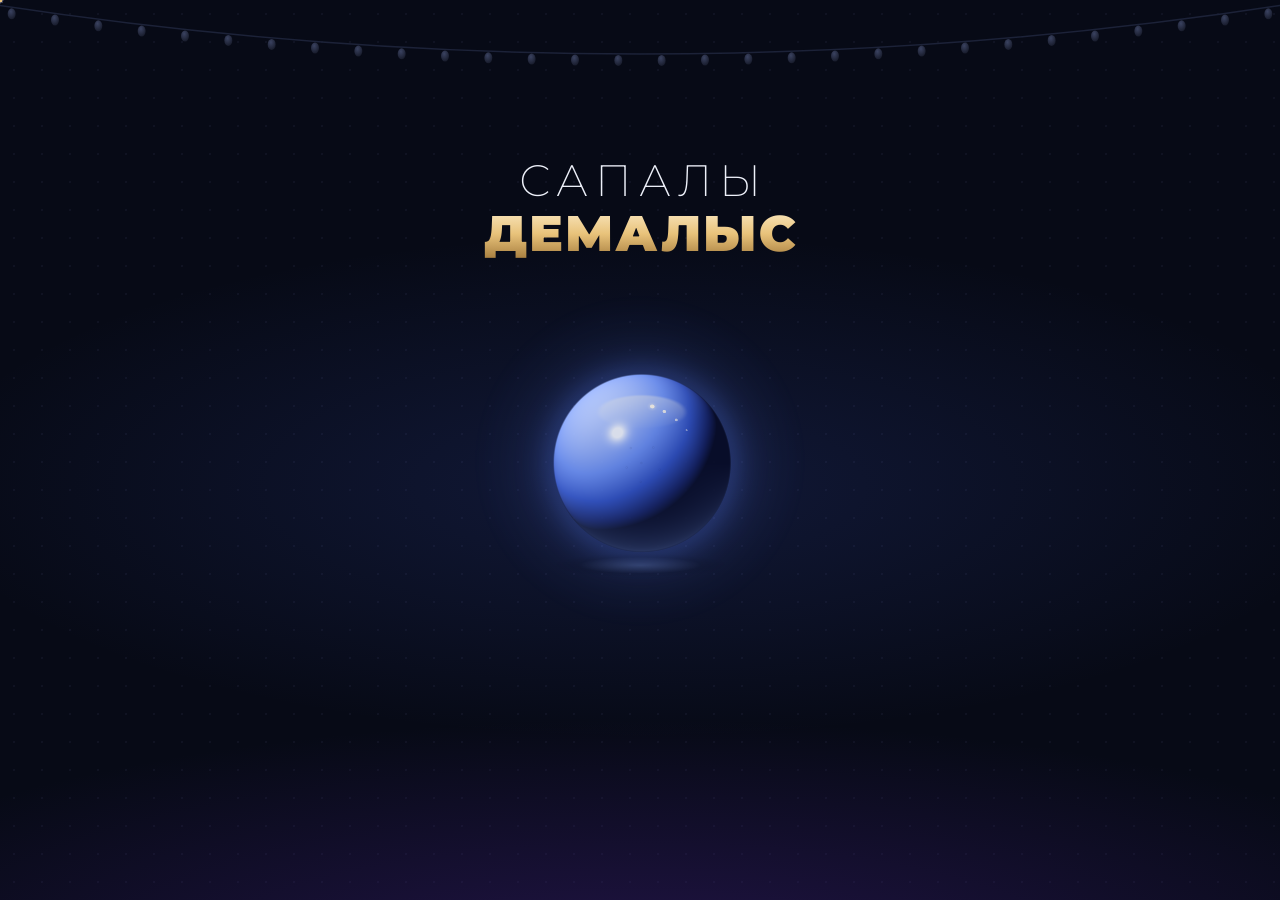
<file: index.html>
<!doctype html>
<html lang="kk" data-palette="midnight">
<head>
  <meta charset="utf-8">
  <meta name="viewport" content="width=device-width, initial-scale=1, viewport-fit=cover, interactive-widget=resizes-content">
  <title>Сапа · Тимбилдинг 28.11</title>
  <meta name="description" content="Сапа командасының тимбилдингіне шақыру. Кодты тап та, шақыруды аш!">
  <meta name="theme-color" content="#070a16">

  <meta property="og:type" content="website">
  <meta property="og:site_name" content="Сапа">
  <meta property="og:title" content="Сапа · Тимбилдинг 28.11">
  <meta property="og:description" content="Кодты тап та, шақыруды аш 🔐">
  <meta property="og:url" content="https://dan1eloff.github.io/sapa-teambuilding/">
  <meta property="og:image" content="https://dan1eloff.github.io/sapa-teambuilding/assets/og.jpg?v=3">
  <meta property="og:image:width" content="1200">
  <meta property="og:image:height" content="630">
  <meta name="twitter:card" content="summary_large_image">

  <link rel="icon" href="assets/favicon.svg" type="image/svg+xml">
  <link rel="apple-touch-icon" href="assets/apple-touch-icon.png">

  <link rel="preconnect" href="https://fonts.googleapis.com">
  <link rel="preconnect" href="https://fonts.gstatic.com" crossorigin>
  <link href="https://fonts.googleapis.com/css2?family=Caveat:wght@500;700&family=Inter:wght@400;500;600;700&family=Montserrat:wght@200;300;400;500;600;700;800;900&family=Tilt+Neon&display=swap" rel="stylesheet">
  <script>
    // Палитра из ссылки: ?palette=whisky|emerald|midnight|wine|noir (по умолчанию — midnight)
    (function () {
      var all = ['whisky', 'emerald', 'midnight', 'wine', 'noir'];
      var p = new URLSearchParams(location.search).get('palette');
      document.documentElement.setAttribute('data-palette', all.indexOf(p) > -1 ? p : 'midnight');
    })();
  </script>
  <link rel="stylesheet" href="css/palettes.css">
  <link rel="stylesheet" href="css/style.css">
</head>
<body class="stage-intro">

  <svg width="0" height="0" style="position:absolute" aria-hidden="true">
    <defs>
      <radialGradient id="g-off" cx=".4" cy=".3" r=".7">
        <stop offset="0" style="stop-color:var(--bulb-off-1)"/>
        <stop offset="1" style="stop-color:var(--bulb-off-2)"/>
      </radialGradient>
      <radialGradient id="g-on" cx=".5" cy=".38" r=".62">
        <stop offset="0" style="stop-color:var(--bulb-hi)"/>
        <stop offset=".22" style="stop-color:var(--bulb-hi)"/>
        <stop offset=".45" style="stop-color:var(--bulb-mid)"/>
        <stop offset="1" style="stop-color:var(--bulb-lo)"/>
      </radialGradient>
      <radialGradient id="g-halo">
        <stop offset="0" style="stop-color:var(--halo);stop-opacity:.55"/>
        <stop offset=".45" style="stop-color:var(--halo);stop-opacity:.18"/>
        <stop offset="1" style="stop-color:var(--halo);stop-opacity:0"/>
      </radialGradient>
    </defs>
  </svg>

  <!-- Фон -->
  <div class="bg" aria-hidden="true"></div>
  <div class="edge edge-top" id="edgeTop" aria-hidden="true"></div>
  <div class="edge edge-bottom" aria-hidden="true"></div>
  <svg class="garland" id="garland" data-state="off" aria-hidden="true"></svg>
  <!-- Вывеска на верёвках: при прокрутке поднимается под гирлянду и уменьшается -->
  <div class="hang" id="hang" aria-hidden="true">
    <svg class="ropes" id="ropes">
      <path class="r-base" id="ropeL"/><path class="r-twist" id="ropeL2"/>
      <path class="r-base" id="ropeR"/><path class="r-twist" id="ropeR2"/>
      <circle class="r-hook" id="hookL" r="3"/><circle class="r-hook" id="hookR" r="3"/>
    </svg>
  </div>
  <div class="notes" id="notes" aria-hidden="true"></div>
  <canvas class="liquid" id="liquid" aria-hidden="true"></canvas>
  <canvas class="confetti" id="confetti" aria-hidden="true"></canvas>

  <!-- Плеер: название трека + пластинка = кнопка звука -->
  <div class="player" id="player" hidden>
    <div class="now-playing">♪ <span id="trackName"></span></div>
    <button class="vinyl" id="soundBtn" type="button" aria-label="Дыбысты өшіру">
      <span class="vinyl-disc"><span class="vinyl-label"></span></span>
      <span class="vinyl-arm"></span>
    </button>
  </div>

  <main>
    <!-- 1. Кіру -->
    <section class="screen screen-intro is-active" id="intro">
      <h1 class="intro-title">
        <span class="t-thin">САПАЛЫ</span>
        <span class="t-bold">ДЕМАЛЫС</span>
      </h1>
      <button class="orb" id="orb" type="button" aria-label="Сфераны басыңыз"></button>
      <div class="word" id="word" aria-hidden="true"><span></span><span></span><span></span><span></span></div>
    </section>

    <!-- 2. Код -->
    <section class="screen screen-verify" id="verify">
      <div class="verify-frame">
        <div class="verify-card" id="verifyCard">
          <p class="verify-q" id="question"></p>
          <label class="code" id="codeBox">
            <input class="code-input" id="answer" type="text" inputmode="text" autocomplete="off" autocorrect="off" autocapitalize="characters" spellcheck="false" maxlength="4" aria-label="Жауап">
            <span class="cell"></span><span class="cell"></span><span class="cell"></span><span class="cell"></span>
          </label>
          <p class="verify-msg" id="verifyMsg" aria-live="polite"></p>
        </div>
      </div>
      <div class="word word-small" id="wordSmall" aria-hidden="true"><span></span><span></span><span></span><span></span></div>
    </section>

    <!-- 3. Шақыру -->
    <section class="screen screen-reveal" id="reveal">
      <i class="spot spot-l" aria-hidden="true"></i>
      <i class="spot spot-r" aria-hidden="true"></i>
      <i class="bokeh" style="left:-30px;top:520px;width:120px;height:120px;--a:.10" aria-hidden="true"></i>
      <i class="bokeh" style="right:0;top:760px;width:90px;height:90px;--a:.08" aria-hidden="true"></i>
      <i class="bokeh" style="left:40px;top:1240px;width:70px;height:70px;--a:.07" aria-hidden="true"></i>
      <i class="bokeh" style="right:-40px;top:1500px;width:140px;height:140px;--a:.07" aria-hidden="true"></i>
      <i class="bokeh" style="left:-20px;top:1900px;width:110px;height:110px;--a:.06" aria-hidden="true"></i>

      <header class="hero">
        <div class="neon" id="neon" role="heading" aria-level="2" aria-label="Team building">
          <span class="neon-a">TEAM</span>
          <span class="neon-b">BUILDING</span>
        </div>
        <p class="hero-sub rv">Сапалы отбасы, сенбіде кездесеміз!</p>
      </header>

      <div class="countdown rv" id="countdown">
        <p class="label">БАСТАЛУЫНА ҚАЛДЫ</p>
        <div class="cd-row" id="cdGrid">
          <div class="cd-u"><b data-u="d">00</b><span>КҮН</span></div>
          <i class="cd-sep">:</i>
          <div class="cd-u"><b data-u="h">00</b><span>САҒАТ</span></div>
          <i class="cd-sep">:</i>
          <div class="cd-u"><b data-u="m">00</b><span>МИНУТ</span></div>
          <i class="cd-sep">:</i>
          <div class="cd-u"><b data-u="s">00</b><span>СЕКУНД</span></div>
        </div>
        <p class="cd-done" id="cdDone" hidden></p>
      </div>

      <div class="cards">
        <div class="card-when io">
          <div class="cw-in">
            <div class="cw-col">
              <p class="label">КҮНІ</p>
              <p class="gold-big" id="dateBig"></p>
              <p class="small" id="dateSmall"></p>
            </div>
            <div class="cw-col cw-right">
              <p class="label">УАҚЫТЫ</p>
              <p class="gold-big" id="timeBig"></p>
              <p class="small" id="timeSmall"></p>
            </div>
          </div>
        </div>
        <div class="card card-place io">
          <p class="label">МЕКЕНЖАЙ</p>
          <p class="place-big" id="placeBig"></p>
          <p class="small" id="placeSmall"></p>
          <a class="btn-outline" id="mapBtn" href="#" target="_blank" rel="noopener">2GIS-те ашу</a>
        </div>
        <div class="card card-dress io">
          <div>
            <p class="label">ДРЕСС-КОД</p>
            <p class="dress-big" id="dressBig"></p>
          </div>
          <p class="small" id="dressSmall"></p>
        </div>
      </div>

      <section class="gallery io" id="gallery">
        <div class="gallery-head">
          <p class="label">БІЗ ДЕМАЛАТЫН ОРЫН</p>
          <p class="gallery-count" id="galleryCount">01 / 08</p>
        </div>
        <div class="stack" id="stack" tabindex="0" role="group" aria-label="Демалатын орынның фотолары"></div>
      </section>

      <div class="cta-wrap io">
        <button class="cta" id="confirmBtn" type="button"><i class="cta-glint"></i><span>ҚАТЫСУДЫ РАСТАУ</span></button>
      </div>
      <footer class="foot">28 · 11 · 2026</footer>
    </section>

    <!-- 4. Финал -->
    <section class="screen screen-final" id="final">
      <div class="record" aria-hidden="true">
        <div class="record-disc">
          <div class="record-label"><b id="recDate"></b><i></i><span id="recTime"></span></div>
        </div>
        <div class="record-sheen"></div>
        <div class="record-arm"></div>
      </div>
      <h2 class="final-title">СЕНІ КҮТЕМІЗ!</h2>
      <div class="final-ticket" id="finalTicket"></div>
      <a class="btn-outline final-map" id="mapBtn2" href="#" target="_blank" rel="noopener">2GIS-те ашу</a>
      <button class="link-back" id="backBtn" type="button">Басына қайту</button>
    </section>
  </main>

  <!-- Подпись билета -->
  <div class="sign" id="sign" hidden>
    <button class="sign-close" id="signClose" type="button" aria-label="Жабу">×</button>
    <p class="sign-title">Билетке қол қойыңыз</p>
    <div class="ticket-wrap" id="ticketWrap">
      <div class="ticket" id="ticket">
        <div class="tk-main" id="tkMain">
          <div class="tk-top"><span>ШАҚЫРУ БИЛЕТІ</span><span>№ <b id="tkNo"></b></span></div>
          <p class="tk-title">TEAM BUILDING</p>
          <p class="tk-sub">Сапалы отбасы</p>
          <div class="tk-grid">
            <div><span>КҮНІ</span><b id="tkDate"></b><i id="tkDay"></i></div>
            <div><span>УАҚЫТЫ</span><b id="tkTime"></b><i id="tkTimeSmall"></i></div>
            <div><span>ОРНЫ</span><b id="tkPlace"></b><i id="tkCity"></i></div>
          </div>
        </div>
        <div class="tk-perf"></div>
        <div class="tk-stub">
          <div class="tk-sigbox" id="sigBox">
            <canvas class="tk-sig" id="sigCanvas"></canvas>
            <div class="tk-line"></div>
            <p class="tk-cap">ҚОЛЫ</p>
          </div>
          <div class="tk-seal" id="tkSeal"><span>МӨР</span></div>
        </div>
      </div>
    </div>
    <div class="sign-actions">
      <button class="sign-clear" id="signClear" type="button">Тазалау</button>
      <button class="sign-done" id="signDone" type="button" disabled>ҚОЛ ҚОЙДЫМ</button>
    </div>
    <svg class="quill" id="quill" viewBox="0 0 64 64" aria-hidden="true">
      <defs>
        <linearGradient id="g-feather" x1="1" y1="0" x2="0" y2="1">
          <stop offset="0" stop-color="#fff6e4"/>
          <stop offset=".6" stop-color="#f3d9a8"/>
          <stop offset="1" stop-color="#d9a560"/>
        </linearGradient>
      </defs>
      <path d="M60 3C47 5 31 15 21 32c-2 4-4 8-5 12 7-2 16-9 24-17 9-9 15-16 20-24z" fill="url(#g-feather)" stroke="#b0632a" stroke-width=".8"/>
      <path d="M60 3 14 49" stroke="#8a5428" stroke-width="1.4" stroke-linecap="round"/>
      <path d="M33 20l-6-3M39 15l-5-4M27 27l-7-1M45 11l-4-5" stroke="#d9a560" stroke-width=".8" stroke-linecap="round"/>
      <path d="M14 49 6 60l2-1 1 0 9-8z" fill="#2a1209"/>
    </svg>
  </div>

  <script src="js/config.js"></script>
  <script src="js/confetti.js"></script>
  <script src="js/audio.js"></script>
  <script src="js/liquid.js"></script>
  <script src="js/app.js"></script>
</body>
</html>
</file>
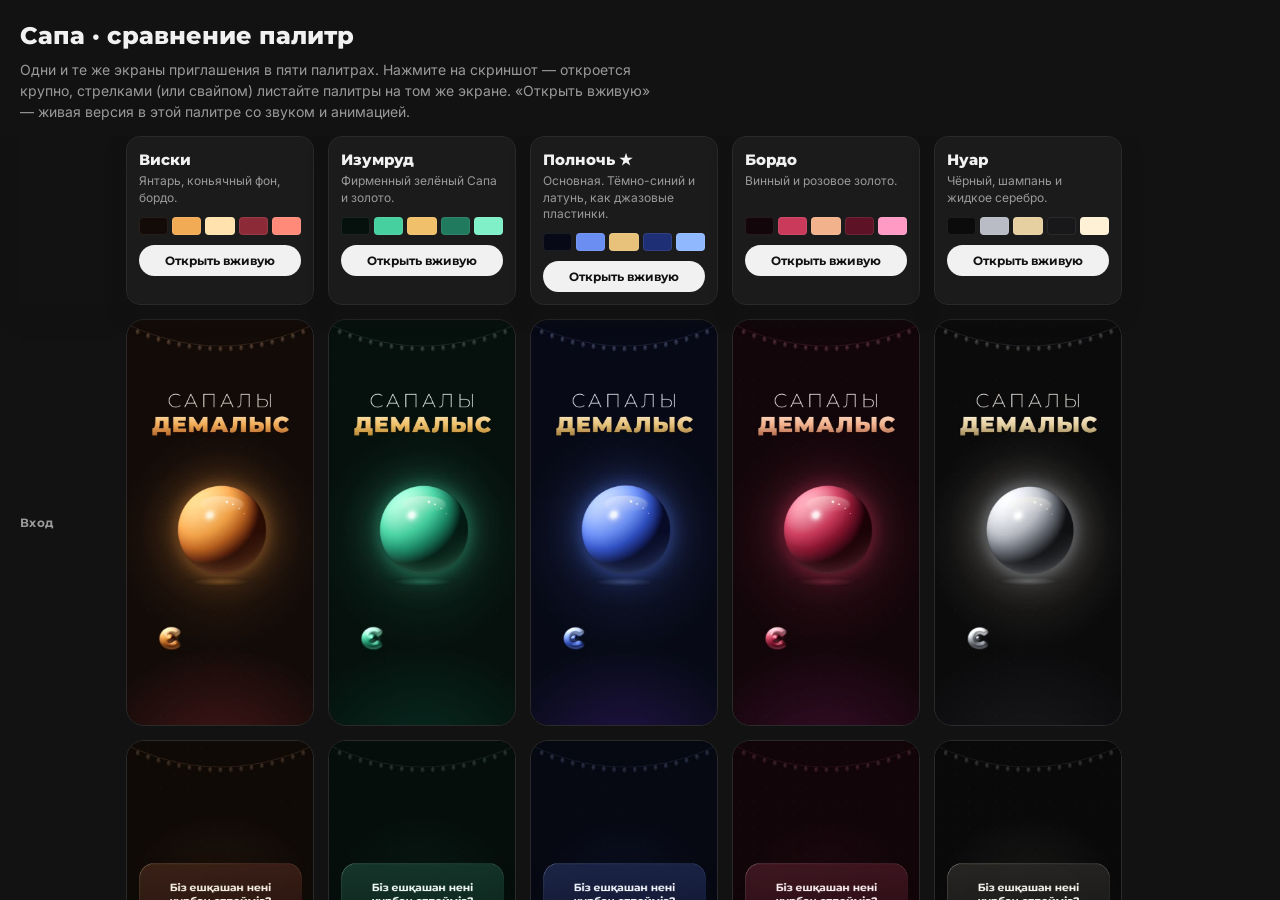
<file: palettes.html>
<!doctype html>
<html lang="ru">
<head>
<meta charset="utf-8">
<meta name="viewport" content="width=device-width, initial-scale=1, viewport-fit=cover">
<title>Сапа · сравнение палитр</title>
<meta name="robots" content="noindex">
<meta name="theme-color" content="#121212">
<link rel="preconnect" href="https://fonts.googleapis.com">
<link rel="preconnect" href="https://fonts.gstatic.com" crossorigin>
<link href="https://fonts.googleapis.com/css2?family=Inter:wght@400;500;600;700&family=Montserrat:wght@600;700;800&display=swap" rel="stylesheet">
<style>
  :root { --bg: #121212; --panel: #1b1b1b; --line: #2a2a2a; --ink: #f1f1f1; --muted: #9a9a9a; --col: 188px; }
  * { box-sizing: border-box; margin: 0; padding: 0; }
  html, body { background: var(--bg); color: var(--ink); height: 100%; }
  body { font-family: Inter, system-ui, sans-serif; -webkit-font-smoothing: antialiased; display: flex; flex-direction: column; overflow: hidden; }
  header.top { flex: none; padding: 22px 20px 14px; max-width: 1200px; }
  h1 { font: 800 24px/1.2 Montserrat, sans-serif; }
  .lead { margin-top: 8px; color: var(--muted); font-size: 14px; line-height: 1.5; max-width: 640px; }
  .scroller { flex: 1; min-height: 0; overflow: auto; -webkit-overflow-scrolling: touch; padding: 0 20px 40px; }
  .grid { display: grid; grid-template-columns: 92px repeat(5, var(--col)); gap: 14px; width: max-content; }
  .head {
    position: sticky; top: 0; z-index: 2; padding: 14px 12px 12px; border-radius: 14px;
    background: var(--panel); border: 1px solid var(--line);
  }
  .head h2 { font: 800 15px/1.2 Montserrat, sans-serif; }
  .head p { margin-top: 4px; color: var(--muted); font-size: 12px; line-height: 1.4; min-height: 34px; }
  .sw { display: flex; gap: 4px; margin-top: 10px; }
  .sw i { flex: 1; height: 18px; border-radius: 4px; box-shadow: inset 0 0 0 1px rgba(255,255,255,.08); }
  .live {
    display: block; margin-top: 10px; padding: 8px 0; border-radius: 999px; text-align: center;
    font: 700 12px Montserrat, sans-serif; color: #111; background: #f1f1f1; text-decoration: none;
  }
  .head, .corner { background-clip: padding-box; box-shadow: 0 10px 18px var(--bg); }
  .corner { background: var(--bg); }
  .rowlabel { position: sticky; left: 0; z-index: 1; align-self: center; font: 700 12px/1.3 Montserrat, sans-serif; color: var(--muted); letter-spacing: .04em; }
  .shot {
    display: block; width: var(--col); aspect-ratio: 390 / 844; border-radius: 18px; overflow: hidden;
    background: #000; border: 1px solid var(--line); cursor: zoom-in; padding: 0;
  }
  .shot img { width: 100%; height: 100%; object-fit: cover; display: block; }
  .corner { position: sticky; top: 0; z-index: 2; }
  /* Просмотр крупно */
  .lb { position: fixed; inset: 0; z-index: 10; background: rgba(0,0,0,.92); display: flex; flex-direction: column; align-items: center; justify-content: center; gap: 12px; padding: 16px; }
  .lb[hidden] { display: none; }
  .lb img { max-height: calc(100dvh - 120px); max-width: 100%; border-radius: 22px; }
  .lb-bar { display: flex; align-items: center; gap: 12px; color: var(--ink); font: 700 14px Montserrat, sans-serif; }
  .lb-bar button { width: 44px; height: 44px; border-radius: 50%; border: 1px solid #444; background: #1b1b1b; color: #fff; font-size: 20px; cursor: pointer; }
  .lb-name { min-width: 170px; text-align: center; }
  .lb-close { position: absolute; top: 12px; right: 12px; width: 44px; height: 44px; border-radius: 50%; border: 0; background: #222; color: #fff; font-size: 26px; cursor: pointer; }
  .hint { color: var(--muted); font-size: 12px; }
</style>
</head>
<body>
  <header class="top">
    <h1>Сапа · сравнение палитр</h1>
    <p class="lead">Одни и те же экраны приглашения в пяти палитрах. Нажмите на скриншот — откроется крупно, стрелками (или свайпом) листайте палитры на том же экране. «Открыть вживую» — живая версия в этой палитре со звуком и анимацией.</p>
  </header>
  <div class="scroller"><div class="grid" id="grid"></div></div>

  <div class="lb" id="lb" hidden>
    <button class="lb-close" id="lbClose" aria-label="Закрыть">×</button>
    <img id="lbImg" alt="">
    <div class="lb-bar">
      <button id="lbPrev" aria-label="Предыдущая палитра">‹</button>
      <div class="lb-name" id="lbName"></div>
      <button id="lbNext" aria-label="Следующая палитра">›</button>
    </div>
    <p class="hint" id="lbScreen"></p>
  </div>

<script>
  var PALETTES = [
    { id: 'whisky', name: 'Виски', desc: 'Янтарь, коньячный фон, бордо.', sw: ['#120b08', '#f2ab55', '#ffe2ae', '#8c2a38', '#ff8a7a'] },
    { id: 'emerald', name: 'Изумруд', desc: 'Фирменный зелёный Сапа и золото.', sw: ['#06110d', '#46cf9f', '#f0c06a', '#1f7a5e', '#7ff0c8'] },
    { id: 'midnight', name: 'Полночь ★', desc: 'Основная. Тёмно-синий и латунь, как джазовые пластинки.', sw: ['#070a16', '#6a8ef2', '#e8c27a', '#1f2f75', '#8fb8ff'] },
    { id: 'wine', name: 'Бордо', desc: 'Винный и розовое золото.', sw: ['#13060a', '#c93a5b', '#f2b28c', '#5e1226', '#ff9ac4'] },
    { id: 'noir', name: 'Нуар', desc: 'Чёрный, шампань и жидкое серебро.', sw: ['#0b0b0c', '#b9bcc4', '#e6d0a2', '#18181b', '#fff1d6'] }
  ];
  var SCREENS = ['Вход', 'Код', 'Приглашение', 'Галерея', 'Билет', 'Финал'];
  var grid = document.getElementById('grid');
  function src(p, s) { return 'docs/palettes/' + p + '-' + (s + 1) + '.jpg'; }

  var corner = document.createElement('div'); corner.className = 'corner'; grid.appendChild(corner);
  PALETTES.forEach(function (p) {
    var h = document.createElement('div'); h.className = 'head';
    h.innerHTML = '<h2></h2><p></p><div class="sw"></div><a class="live" target="_blank" rel="noopener">Открыть вживую</a>';
    h.querySelector('h2').textContent = p.name;
    h.querySelector('p').textContent = p.desc;
    h.querySelector('.live').href = 'index.html?palette=' + p.id;
    p.sw.forEach(function (c) { var i = document.createElement('i'); i.style.background = c; h.querySelector('.sw').appendChild(i); });
    grid.appendChild(h);
  });
  SCREENS.forEach(function (name, s) {
    var l = document.createElement('div'); l.className = 'rowlabel'; l.textContent = name; grid.appendChild(l);
    PALETTES.forEach(function (p, pi) {
      var b = document.createElement('button'); b.className = 'shot';
      b.setAttribute('aria-label', p.name + ' — ' + name);
      var img = new Image(); img.loading = 'lazy'; img.alt = p.name + ' — ' + name; img.src = src(p.id, s);
      b.appendChild(img);
      b.addEventListener('click', function () { open(pi, s); });
      grid.appendChild(b);
    });
  });

  var lb = document.getElementById('lb'), lbImg = document.getElementById('lbImg');
  var cur = { p: 0, s: 0 };
  function show() {
    lbImg.src = src(PALETTES[cur.p].id, cur.s);
    document.getElementById('lbName').textContent = PALETTES[cur.p].name;
    document.getElementById('lbScreen').textContent = SCREENS[cur.s] + ' · ' + (cur.p + 1) + ' / ' + PALETTES.length;
  }
  function open(p, s) { cur = { p: p, s: s }; show(); lb.hidden = false; }
  function step(d) { cur.p = (cur.p + d + PALETTES.length) % PALETTES.length; show(); }
  document.getElementById('lbPrev').onclick = function () { step(-1); };
  document.getElementById('lbNext').onclick = function () { step(1); };
  document.getElementById('lbClose').onclick = function () { lb.hidden = true; };
  lb.addEventListener('click', function (e) { if (e.target === lb) lb.hidden = true; });
  document.addEventListener('keydown', function (e) {
    if (lb.hidden) return;
    if (e.key === 'ArrowRight') step(1);
    else if (e.key === 'ArrowLeft') step(-1);
    else if (e.key === 'ArrowDown') { cur.s = Math.min(SCREENS.length - 1, cur.s + 1); show(); }
    else if (e.key === 'ArrowUp') { cur.s = Math.max(0, cur.s - 1); show(); }
    else if (e.key === 'Escape') lb.hidden = true;
  });
  var tx = null;
  lbImg.addEventListener('touchstart', function (e) { tx = e.touches[0].clientX; }, { passive: true });
  lbImg.addEventListener('touchend', function (e) {
    if (tx === null) return;
    var dx = e.changedTouches[0].clientX - tx; tx = null;
    if (Math.abs(dx) > 40) step(dx < 0 ? 1 : -1);
  });
</script>
</body>
</html>
</file>
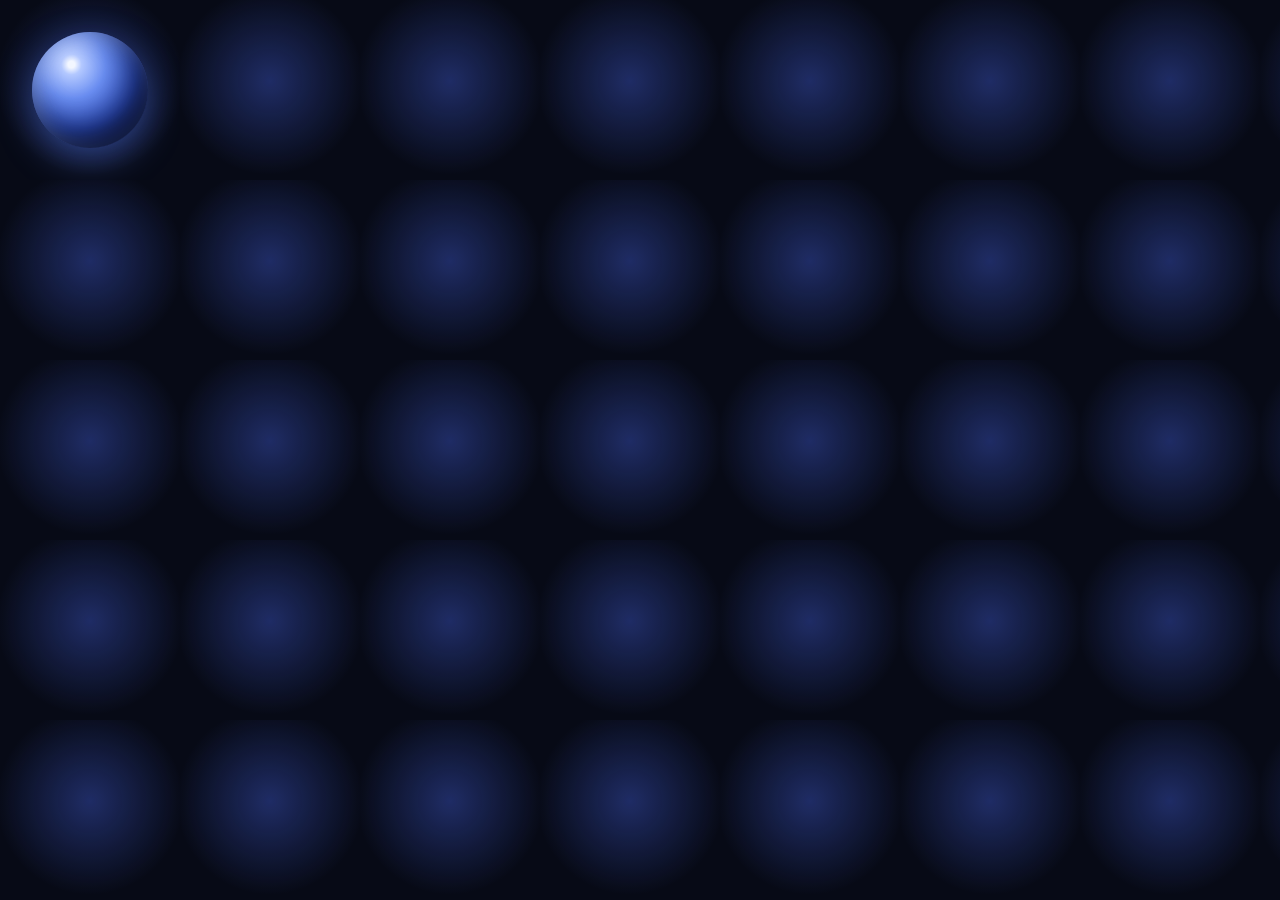
<file: tools/icon.html>
<!doctype html>
<!-- apple-touch-icon (180×180): сапфировая сфера (палитра «Полночь») -->
<html><head><meta charset="utf-8">
<style>
  * { margin: 0; }
  html, body { width: 180px; height: 180px; overflow: hidden; }
  body { display: grid; place-items: center; background: radial-gradient(circle at 50% 45%, rgba(70,100,230,.38), transparent 70%), #070a16; }
  .s {
    width: 116px; height: 116px; border-radius: 50%;
    background: radial-gradient(circle at 34% 28%, #f2f6ff 0 3%, #b3c8ff 9%, #6a8ef2 30%, #2f4fbf 58%, #131f5e 86%, #070b26 100%);
    box-shadow: inset -12px -16px 32px rgba(4,8,30,.75), inset 0 -6px 14px rgba(150,190,255,.28), inset 8px 10px 18px rgba(255,255,255,.16), 0 12px 36px rgba(90,130,255,.4);
  }
</style></head>
<body><div class="s"></div></body></html>
</file>
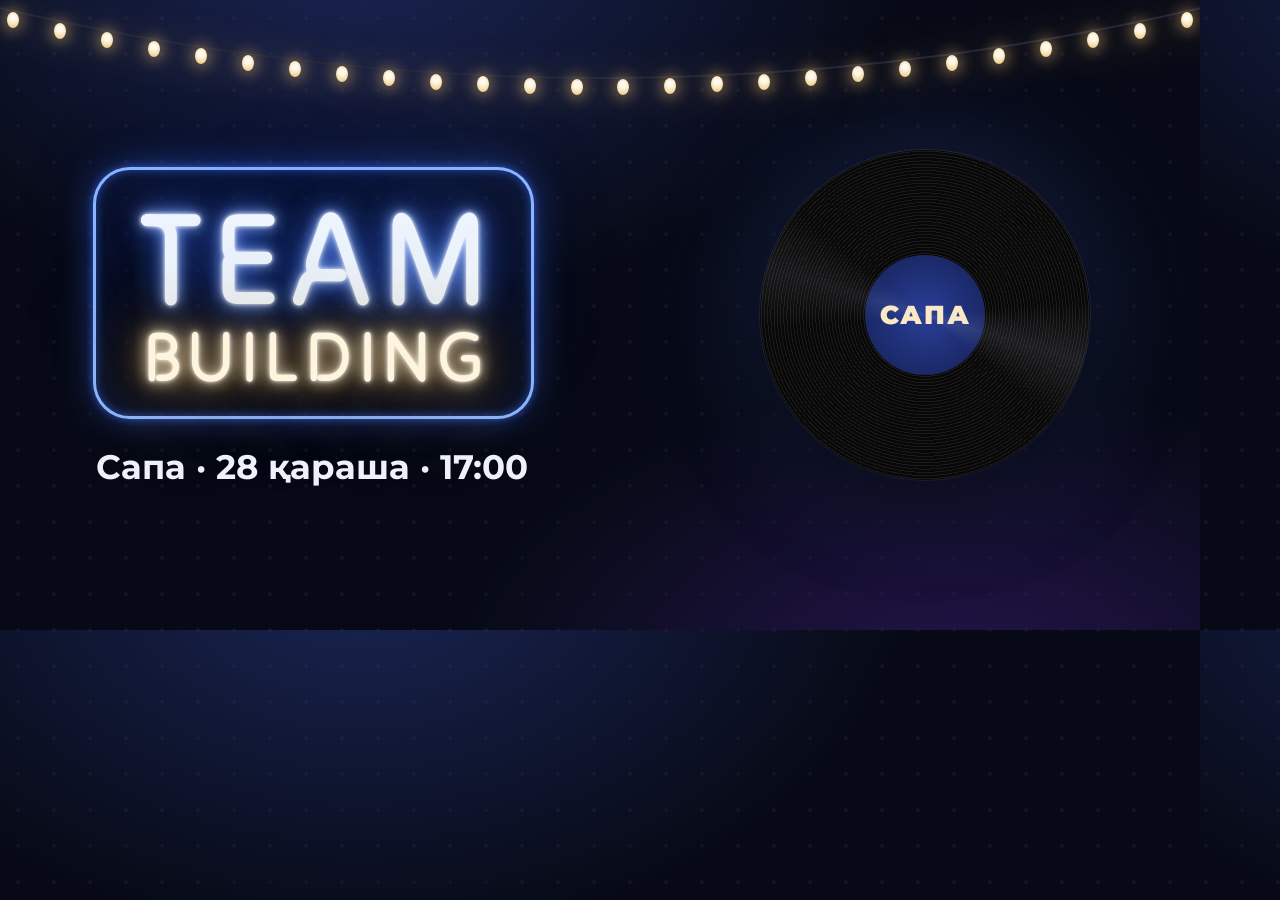
<file: tools/og.html>
<!doctype html>
<!-- Telegram превью суреті (1200×630), палитра «Полночь». Қайта жасау: README.md қараңыз. -->
<html lang="kk">
<head>
<meta charset="utf-8">
<link href="https://fonts.googleapis.com/css2?family=Montserrat:wght@700;800;900&family=Tilt+Neon&display=block" rel="stylesheet">
<style>
  * { margin: 0; box-sizing: border-box; }
  html, body { width: 1200px; height: 630px; overflow: hidden; }
  body {
    position: relative; font-family: 'Montserrat', sans-serif; color: #f5ebde;
    background:
      radial-gradient(ellipse 70% 90% at 30% -10%, rgba(70,100,230,.30), transparent 65%),
      radial-gradient(ellipse 60% 70% at 80% 110%, rgba(60,30,120,.55), transparent 70%),
      radial-gradient(circle, rgba(170,190,255,.06) 1.5px, transparent 2px) 0 0 / 36px 36px,
      #070a16;
  }
  svg.wire { position: absolute; left: 0; top: 0; }
  .bulb {
    position: absolute; width: 12px; height: 16px; border-radius: 50%;
    background: radial-gradient(circle at 50% 38%, #fffaf0 0 22%, #fbe9c4 45%, #e8c27a 100%);
    box-shadow: 0 0 14px 4px rgba(240,192,112,.42), 0 0 40px 10px rgba(240,192,112,.14);
  }
  .left { position: absolute; left: 96px; top: 170px; display: flex; flex-direction: column; align-items: flex-start; gap: 30px; }
  .neon {
    padding: 26px 34px 20px; border-radius: 34px;
    display: flex; flex-direction: column; align-items: center;
    background: rgba(8,11,24,.35);
    box-shadow: 0 0 0 3px #8fb8ff, 0 0 10px 1px #3d6cf0, 0 0 36px rgba(60,110,240,.55), inset 0 0 10px rgba(60,110,240,.6), inset 0 0 40px rgba(60,110,240,.2);
  }
  .a { font: 400 132px/0.92 'Tilt Neon', sans-serif; letter-spacing: .06em; padding-left: .06em; color: #eef5ff;
       text-shadow: 0 0 4px #fff, 0 0 14px #9cc0ff, 0 0 30px #3d6cf0, 0 0 64px rgba(50,100,235,.6), 0 0 120px rgba(50,100,235,.5); }
  .b { font: 400 71px/1.1 'Tilt Neon', sans-serif; letter-spacing: .08em; padding-left: .08em; color: #fff4dc;
       text-shadow: 0 0 4px #fff, 0 0 14px #fbe9c4, 0 0 30px #e8c27a, 0 0 64px #a47b3c, 0 0 120px rgba(164,123,60,.7); }
  .meta { font: 700 34px 'Montserrat', sans-serif; color: #eef1fa; }
  .record {
    position: absolute; right: 110px; top: 150px; width: 330px; height: 330px; border-radius: 50%;
    background: repeating-radial-gradient(circle, #1c1a19 0 1px, #090808 1px 3.2px);
    box-shadow: 0 30px 80px rgba(0,0,0,.6), 0 0 0 1px rgba(170,190,255,.14), 0 0 120px rgba(90,130,255,.26);
  }
  .label {
    position: absolute; left: 105px; top: 105px; width: 120px; height: 120px; border-radius: 50%;
    background: radial-gradient(circle, #2a3f99, #141f52);
    display: flex; align-items: center; justify-content: center;
    font: 900 26px 'Montserrat', sans-serif; letter-spacing: .06em; color: #fbe9c4;
  }
  .sheen { position: absolute; inset: 0; border-radius: 50%;
    background: conic-gradient(from 20deg, transparent 0 18%, rgba(200,215,255,.10) 24%, transparent 30% 68%, rgba(200,215,255,.08) 74%, transparent 80%); }
  .arm { position: absolute; right: 92px; top: 132px; width: 5px; height: 186px; border-radius: 3px;
    background: linear-gradient(#ffe2ae, #b0632a); transform: rotate(24deg); transform-origin: 50% 0; }
</style>
</head>
<body>
  <svg class="wire" width="1200" height="160"><path d="M -10 6 Q 600 150 1210 6" stroke="#1c2238" stroke-width="2" fill="none"/></svg>
  <div id="bulbs"></div>
  <div class="left">
    <div class="neon"><div class="a">TEAM</div><div class="b">BUILDING</div></div>
    <div class="meta">Сапа · 28 қараша · 17:00</div>
  </div>
  <div class="record"><div class="label">САПА</div><div class="sheen"></div></div>
  <script>
    var n = 26, w = 1200, y0 = 6, sag = 144, half = 6, out = '';
    for (var i = 0; i < n; i++) {
      var t = (i + 0.5) / n, u = 1 - t;
      var x = u * u * -10 + 2 * u * t * (w / 2) + t * t * (w + 10);
      var y = u * u * y0 + 2 * u * t * (y0 + sag) + t * t * y0;
      out += '<div class="bulb" style="left:' + Math.round(x - half) + 'px;top:' + Math.round(y + 1) + 'px"></div>';
    }
    document.getElementById('bulbs').innerHTML = out;
  </script>
</body>
</html>
</file>
<file: css/palettes.css>
/*
 * Палитры. Включаются атрибутом <html data-palette="…"> (ссылка ?palette=whisky|emerald|midnight|wine|noir).
 * Основная — midnight (задана в index.html).
 * Все цвета сайта, сферы (шейдер читает --sph-*), гирлянды и конфетти берутся отсюда.
 * Переменные с суффиксом -rgb — это «r,g,b» для rgba(var(--x-rgb), alpha).
 */

/* ---------- Виски: янтарь, коньячный фон, бордо ---------- */
[data-palette="whisky"] {
  --bg: #120b08; --bg-2: #100a07;
  --ink: #f5ebde; --muted: #ae9886; --faint: #8f7867; --label: #eaa75e;
  --gold: #f2ab55; --gold-hi: #ffe2ae; --gold-deep: #b0632a; --gold-mid: #c27432; --accent-rgb: 242,171,85;
  --cta-1: #ffd38c; --cta-2: #e3953f; --cta-3: #d2852f; --cta-ink: #2a1209; --cta-shade-rgb: 120,50,10; --cta-gloss-rgb: 255,245,220;
  --glow-rgb: 222,128,56; --low-rgb: 120,32,40; --dots-rgb: 255,210,160; --edge-rgb: 9,5,3; --panel-rgb: 18,10,7;
  --card-rgb: 52,28,20; --card2-rgb: 24,13,10; --cw1: #2e1a12; --cw2: #1a0f0b;
  --ring-rgb: 255,205,150; --spot-rgb: 255,190,120; --halo-rgb: 240,150,60;
  --second: #8c2a38; --second-1: #9a3040; --second-2: #6e1c28; --second-rgb: 140,40,52;
  --seal-hi: #d0505e; --seal-lo: #4a1018; --seal-drip: #b23a49; --seal-ring-rgb: 255,180,170; --seal-shadow-rgb: 40,6,10; --seal-text-rgb: 255,215,205;
  --tube-1: #ff8a7a; --tube-2: #e0485c; --tube-rgb: 214,69,90; --neon-off-rgb: 255,230,228;
  --na: #ffe6e4; --na-1: #ff7a8a; --na-2: #d6455a; --na-rgb: 214,52,72;
  --nb: #fff4dc; --nb-rgb: 176,99,42;
  --sph-0: #fff2d6; --sph-1: #ffd086; --sph-2: #f0a046; --sph-3: #b55e1e; --sph-4: #58210b; --sph-5: #290d05;
  --sph-shadow-rgb: 50,12,4; --sph-inner-rgb: 255,190,110; --sph-glow-rgb: 240,150,60; --let-1: #f2ab55;
  --wire: #3a281e; --wire-dim: #33231b; --bulb-off-1: #5a4232; --bulb-off-2: #2a1c15;
  --bulb-hi: #fffaf0; --bulb-mid: #ffe2ae; --bulb-lo: #f2ab55; --halo: #f0963c;
  --rope: #4a2f1f; --rope-twist: #a0724a; --hook-stroke: #6b4a2a;
  --confetti: #f2ab55,#ffe2ae,#c2414f,#f5ebde,#d2852f;
  --sparks: #ffe2ae,#f2ab55,#fff4dc,#ff8a7a;
  --seal-parts: #9a3040,#6e1c28,#c2414f;
}

/* ---------- Изумруд: фирменный зелёный Сапа и золото ---------- */
[data-palette="emerald"] {
  --bg: #06110d; --bg-2: #050e0b;
  --ink: #eef7f3; --muted: #8fa99f; --faint: #627a71; --label: #e2b866;
  --gold: #f0c06a; --gold-hi: #ffe7b3; --gold-deep: #b8862f; --gold-mid: #c99a45; --accent-rgb: 240,192,106;
  --cta-1: #ffe0a0; --cta-2: #e6ac4c; --cta-3: #c9913a; --cta-ink: #1d1406; --cta-shade-rgb: 100,70,10; --cta-gloss-rgb: 255,248,225;
  --glow-rgb: 47,160,120; --low-rgb: 8,70,52; --dots-rgb: 155,231,200; --edge-rgb: 2,8,6; --panel-rgb: 6,16,12;
  --card-rgb: 18,48,38; --card2-rgb: 7,22,17; --cw1: #123326; --cw2: #0a1a14;
  --ring-rgb: 155,231,200; --spot-rgb: 255,225,160; --halo-rgb: 240,180,80;
  --second: #1f7a5e; --second-1: #2a8f6e; --second-2: #145a44; --second-rgb: 40,140,105;
  --seal-hi: #3fae86; --seal-lo: #0d3a2b; --seal-drip: #2a8f6e; --seal-ring-rgb: 190,255,225; --seal-shadow-rgb: 2,20,14; --seal-text-rgb: 225,255,240;
  --tube-1: #7ff0c8; --tube-2: #2fcf98; --tube-rgb: 40,200,150; --neon-off-rgb: 220,255,240;
  --na: #effff8; --na-1: #8ff5d0; --na-2: #2fcf98; --na-rgb: 30,190,140;
  --nb: #fff4dc; --nb-rgb: 184,134,47;
  --sph-0: #effff8; --sph-1: #a6f2d4; --sph-2: #46cf9f; --sph-3: #1d8a68; --sph-4: #0b3f30; --sph-5: #041a12;
  --sph-shadow-rgb: 2,25,18; --sph-inner-rgb: 140,255,210; --sph-glow-rgb: 63,209,160; --let-1: #5fe0b4;
  --wire: #1d2e28; --wire-dim: #18261f; --bulb-off-1: #3a4a40; --bulb-off-2: #18221d;
  --bulb-hi: #fffaf0; --bulb-mid: #ffe7b3; --bulb-lo: #f0c06a; --halo: #f0b860;
  --rope: #23372f; --rope-twist: #5f8a76; --hook-stroke: #2a4a3c;
  --confetti: #3fd1a0,#2F8970,#f0c06a,#ffe7b3,#eef7f3;
  --sparks: #ffe7b3,#f0c06a,#effff8,#7ff0c8;
  --seal-parts: #2a8f6e,#145a44,#3fae86;
}

/* ---------- Полночь: тёмно-синий и латунь, как джазовые пластинки ---------- */
[data-palette="midnight"] {
  --bg: #070a16; --bg-2: #060812;
  --ink: #eef1fa; --muted: #8f99b8; --faint: #5e6787; --label: #e3bd78;
  --gold: #e8c27a; --gold-hi: #fbe9c4; --gold-deep: #a47b3c; --gold-mid: #c29a55; --accent-rgb: 232,194,122;
  --cta-1: #fbe2ad; --cta-2: #dcb06a; --cta-3: #c09650; --cta-ink: #14100a; --cta-shade-rgb: 90,60,20; --cta-gloss-rgb: 255,250,235;
  --glow-rgb: 70,100,230; --low-rgb: 60,30,120; --dots-rgb: 170,190,255; --edge-rgb: 3,4,10; --panel-rgb: 8,11,24;
  --card-rgb: 24,32,64; --card2-rgb: 10,14,32; --cw1: #18224a; --cw2: #0c1230;
  --ring-rgb: 170,190,255; --spot-rgb: 200,215,255; --halo-rgb: 232,194,122;
  --second: #1f2f75; --second-1: #2a3f99; --second-2: #141f52; --second-rgb: 60,90,200;
  --seal-hi: #4f6fe0; --seal-lo: #0e1640; --seal-drip: #2f4ab8; --seal-ring-rgb: 190,205,255; --seal-shadow-rgb: 4,8,30; --seal-text-rgb: 225,232,255;
  --tube-1: #8fb8ff; --tube-2: #3d6cf0; --tube-rgb: 60,110,240; --neon-off-rgb: 225,235,255;
  --na: #eef5ff; --na-1: #9cc0ff; --na-2: #3d6cf0; --na-rgb: 50,100,235;
  --nb: #fff4dc; --nb-rgb: 164,123,60;
  --sph-0: #f2f6ff; --sph-1: #b3c8ff; --sph-2: #6a8ef2; --sph-3: #2f4fbf; --sph-4: #131f5e; --sph-5: #070b26;
  --sph-shadow-rgb: 4,8,30; --sph-inner-rgb: 150,190,255; --sph-glow-rgb: 90,130,255; --let-1: #8fb0ff;
  --wire: #1c2238; --wire-dim: #171c2e; --bulb-off-1: #3a4260; --bulb-off-2: #181c2c;
  --bulb-hi: #fffaf0; --bulb-mid: #fbe9c4; --bulb-lo: #e8c27a; --halo: #f0c070;
  --rope: #2a2f45; --rope-twist: #7a84a8; --hook-stroke: #3a4060;
  --confetti: #e8c27a,#fbe9c4,#6a8ef2,#eef1fa,#3d6cf0;
  --sparks: #fbe9c4,#e8c27a,#eef5ff,#8fb8ff;
  --seal-parts: #2a3f99,#141f52,#4f6fe0;
}

/* ---------- Бордо: винный и розовое золото ---------- */
[data-palette="wine"] {
  --bg: #13060a; --bg-2: #110509;
  --ink: #f8eaee; --muted: #b9959f; --faint: #8a6670; --label: #f3ae9c;
  --gold: #f2b28c; --gold-hi: #ffdcc8; --gold-deep: #b26a4c; --gold-mid: #cf8a68; --accent-rgb: 242,178,140;
  --cta-1: #ffd2bb; --cta-2: #e89a78; --cta-3: #d08462; --cta-ink: #2a0d0d; --cta-shade-rgb: 110,40,30; --cta-gloss-rgb: 255,240,232;
  --glow-rgb: 200,50,90; --low-rgb: 90,20,70; --dots-rgb: 255,190,205; --edge-rgb: 8,2,4; --panel-rgb: 20,7,11;
  --card-rgb: 56,18,28; --card2-rgb: 26,8,13; --cw1: #3a1420; --cw2: #1e0910;
  --ring-rgb: 255,185,200; --spot-rgb: 255,200,210; --halo-rgb: 242,140,120;
  --second: #5e1226; --second-1: #7a1a30; --second-2: #45091a; --second-rgb: 150,40,70;
  --seal-hi: #b8344e; --seal-lo: #3a0612; --seal-drip: #8a1e36; --seal-ring-rgb: 255,190,200; --seal-shadow-rgb: 30,2,8; --seal-text-rgb: 255,220,225;
  --tube-1: #ff9ac4; --tube-2: #e0487c; --tube-rgb: 220,60,120; --neon-off-rgb: 255,230,240;
  --na: #ffe8f2; --na-1: #ff8ab8; --na-2: #e0487c; --na-rgb: 214,52,110;
  --nb: #fff0e6; --nb-rgb: 178,106,76;
  --sph-0: #fff0f3; --sph-1: #f4a0b1; --sph-2: #c93a5b; --sph-3: #85142e; --sph-4: #3f0716; --sph-5: #1a0206;
  --sph-shadow-rgb: 30,2,8; --sph-inner-rgb: 255,140,165; --sph-glow-rgb: 210,55,95; --let-1: #dc5470;
  --wire: #36161e; --wire-dim: #2c1218; --bulb-off-1: #553038; --bulb-off-2: #241015;
  --bulb-hi: #fffaf0; --bulb-mid: #ffe2cc; --bulb-lo: #f2b28c; --halo: #f0a070;
  --rope: #3e1a22; --rope-twist: #9a6470; --hook-stroke: #5a2a34;
  --confetti: #f2b28c,#ffdcc8,#e0487c,#f8eaee,#a01e3e;
  --sparks: #ffdcc8,#f2b28c,#fff0e6,#ff9ac4;
  --seal-parts: #7a1a30,#45091a,#b8344e;
}

/* ---------- Нуар: чёрный, шампань и жидкое серебро ---------- */
[data-palette="noir"] {
  --bg: #0b0b0c; --bg-2: #09090a;
  --ink: #f4f1ea; --muted: #a19d94; --faint: #6e6b65; --label: #d8c49b;
  --gold: #e6d0a2; --gold-hi: #fff4da; --gold-deep: #9e8655; --gold-mid: #bfa676; --accent-rgb: 230,208,162;
  --cta-1: #fbeccb; --cta-2: #dcc391; --cta-3: #c4aa76; --cta-ink: #17140e; --cta-shade-rgb: 80,65,30; --cta-gloss-rgb: 255,252,240;
  --glow-rgb: 230,215,180; --low-rgb: 40,40,48; --dots-rgb: 255,248,230; --edge-rgb: 3,3,4; --panel-rgb: 14,14,15;
  --card-rgb: 32,31,30; --card2-rgb: 16,16,16; --cw1: #24221f; --cw2: #131312;
  --ring-rgb: 255,244,220; --spot-rgb: 255,250,235; --halo-rgb: 230,208,162;
  --second: #18181b; --second-1: #26262b; --second-2: #0e0e10; --second-rgb: 120,120,130;
  --seal-hi: #4a4a50; --seal-lo: #08080a; --seal-drip: #2a2a2e; --seal-ring-rgb: 255,244,220; --seal-shadow-rgb: 0,0,0; --seal-text-rgb: 240,225,190;
  --tube-1: #fff1d6; --tube-2: #e3c88e; --tube-rgb: 227,200,142; --neon-off-rgb: 255,248,235;
  --na: #ffffff; --na-1: #fff3dc; --na-2: #e3c88e; --na-rgb: 210,180,120;
  --nb: #fff6e4; --nb-rgb: 158,134,85;
  --sph-0: #ffffff; --sph-1: #eef0f4; --sph-2: #b9bcc4; --sph-3: #6c7079; --sph-4: #2c2e33; --sph-5: #0f1012;
  --sph-shadow-rgb: 5,5,8; --sph-inner-rgb: 230,235,245; --sph-glow-rgb: 220,225,235; --let-1: #d9dce3;
  --wire: #26262a; --wire-dim: #1e1e21; --bulb-off-1: #4a4a4e; --bulb-off-2: #1c1c1f;
  --bulb-hi: #fffdf6; --bulb-mid: #fff4da; --bulb-lo: #e6d0a2; --halo: #e8d2a0;
  --rope: #2e2c29; --rope-twist: #8a857a; --hook-stroke: #4a4640;
  --confetti: #e6d0a2,#fff4da,#b9bcc4,#f4f1ea,#9e8655;
  --sparks: #fff4da,#e6d0a2,#ffffff,#fff1d6;
  --seal-parts: #26262b,#0e0e10,#4a4a50;
}

/* Производные — общие для всех палитр */
:root, [data-palette] {
  --gold-grad: linear-gradient(180deg, var(--gold-hi) 0%, var(--gold) 50%, var(--gold-deep) 100%);
  --dots: radial-gradient(circle, rgba(var(--dots-rgb),.05) 1px, transparent 1.5px) 0 0 / 28px 28px;
  --wine: var(--second);
}
</file>
<file: css/style.css>
/* ============ Общие токены (цвета палитр — в css/palettes.css) ============ */
:root {
  --err: #ff8f7a;
  --err-text: #ffb4a5;
  --f-display: 'Montserrat', system-ui, -apple-system, 'Segoe UI', Roboto, sans-serif;
  --f-body: 'Inter', system-ui, -apple-system, 'Segoe UI', Roboto, sans-serif;
  --f-neon: 'Tilt Neon', 'Montserrat', system-ui, sans-serif;
  --safe-t: env(safe-area-inset-top, 0px);
  --safe-b: env(safe-area-inset-bottom, 0px);
  --ease-out: cubic-bezier(.2, .8, .2, 1);
  --beat: 0;
}

* { box-sizing: border-box; margin: 0; padding: 0; -webkit-tap-highlight-color: transparent; }
html { background: var(--bg); }
body {
  font-family: var(--f-body);
  color: var(--ink);
  background: var(--bg);
  min-height: 100vh; min-height: 100dvh;
  overflow-x: hidden;
  -webkit-font-smoothing: antialiased;
  text-rendering: optimizeLegibility;
  -webkit-text-size-adjust: 100%;
}
body:not(.stage-reveal):not(.stage-final) { overflow: hidden; height: 100vh; height: 100dvh; }
body.no-scroll { overflow: hidden; }
button { font: inherit; color: inherit; background: none; border: 0; cursor: pointer; touch-action: manipulation; }
img { display: block; max-width: 100%; }
[hidden] { display: none !important; }

/* ============ Фон по экранам ============ */
.bg { position: fixed; inset: 0; z-index: 0; pointer-events: none; background: var(--bg); }
.stage-intro .bg {
  background:
    radial-gradient(ellipse 80% 40% at 50% 54%, rgba(var(--glow-rgb),.16), transparent 70%),
    radial-gradient(ellipse 100% 40% at 50% 108%, rgba(var(--low-rgb),.5), transparent 70%),
    var(--dots), var(--bg);
}
.stage-verify .bg {
  background:
    radial-gradient(ellipse 80% 40% at 50% 46%, rgba(var(--glow-rgb),.12), transparent 70%),
    radial-gradient(ellipse 100% 40% at 50% 108%, rgba(var(--low-rgb),.45), transparent 70%),
    var(--dots), var(--bg-2);
}
.stage-final .bg {
  background:
    radial-gradient(ellipse 100% 55% at 50% 28%, rgba(var(--glow-rgb),.24), transparent 65%),
    radial-gradient(ellipse 100% 40% at 50% 108%, rgba(var(--low-rgb),.5), transparent 70%),
    var(--bg);
}
.stage-reveal .bg { display: none; }
body.stage-reveal {
  background:
    radial-gradient(ellipse 120% 760px at 50% -100px, rgba(var(--glow-rgb),.26), transparent 70%),
    radial-gradient(ellipse 120% 700px at 50% 100%, rgba(var(--low-rgb),.4), transparent 70%),
    var(--dots), var(--bg);
}

/* Гирлянда: выключена на входе, загорается на приглашении */
.garland { position: fixed; top: 0; left: 0; z-index: 7; width: 100%; height: 120px; pointer-events: none; overflow: visible; }

/* Тёмные края сверху и снизу (приглашение и финал) */
.edge { position: fixed; left: 0; right: 0; z-index: 6; pointer-events: none; opacity: 0; transition: opacity .8s; }
.edge-top {
  top: 0; height: 170px; padding-top: var(--safe-t);
  background: linear-gradient(180deg, rgba(var(--edge-rgb),.98) 0%, rgba(var(--edge-rgb),.88) 35%, rgba(var(--edge-rgb),.45) 70%, rgba(var(--edge-rgb),0) 100%);
}
.edge-bottom {
  bottom: 0; height: 110px;
  background: linear-gradient(0deg, rgba(var(--edge-rgb),.88) 0%, rgba(var(--edge-rgb),.45) 50%, rgba(var(--edge-rgb),0) 100%);
}
.stage-reveal .edge, .stage-final .edge { opacity: 1; }
.stage-reveal .edge-top { opacity: var(--edge-top, .6); transition: none; }

/* Вывеска на верёвках */
.hang { position: fixed; left: 0; right: 0; top: 0; height: 0; z-index: 8; pointer-events: none; transform-origin: 50% 0; }
.hang.swing { animation: hangSwing 7s ease-in-out infinite alternate; }
@keyframes hangSwing { from { transform: rotate(-.6deg); } to { transform: rotate(.6deg); } }
.ropes { position: absolute; left: 0; top: 0; width: 100%; height: 1px; overflow: visible; }
.ropes path { fill: none; stroke-linecap: round; }
.ropes .r-base { stroke: var(--rope); stroke-width: 3; }
.ropes .r-twist { stroke: var(--rope-twist); stroke-width: 1.4; stroke-dasharray: 2.5 3.5; }
.ropes .r-hook { fill: var(--gold); stroke: var(--hook-stroke); stroke-width: 1; }
.hang .neon { position: absolute; left: 50%; top: 0; margin: 0; transform-origin: 50% 0; will-change: transform; background: rgba(var(--panel-rgb),.86); }
.neon-slot { display: block; }
.garland .wire { fill: none; stroke: var(--wire); stroke-width: 1.5; }
.garland[data-state="dim"] .wire { stroke: var(--wire-dim); }
.garland[data-state="dim"] .glass { opacity: .72; }
.garland .light { opacity: 0; }
.garland .bulb.on .light { opacity: 1; }
.garland .tw { animation: twinkle 3.2s ease-in-out var(--dl, 0s) infinite; }
.garland .halo { transform-box: fill-box; transform-origin: center; transform: scale(calc(1 + var(--beat) * .45)); }
@keyframes twinkle { 0%, 100% { opacity: 1; } 45% { opacity: .8; } 50% { opacity: .6; } 55% { opacity: .92; } }

/* Ноты */
.notes { position: fixed; inset: 0; z-index: 3; pointer-events: none; overflow: hidden; }
.note {
  position: absolute; bottom: -44px; left: 0;
  width: 22px; height: 30px;
  fill: var(--gold); opacity: 0;
  filter: drop-shadow(0 0 6px rgba(var(--halo-rgb),.45));
}

.liquid { position: fixed; inset: 0; width: 100%; height: 100%; z-index: 4; pointer-events: none; }
.confetti { position: fixed; inset: 0; width: 100%; height: 100%; z-index: 50; pointer-events: none; }

/* Плеер: трек + пластинка */
.player {
  position: fixed; top: calc(var(--safe-t) + 14px); right: 16px; z-index: 60;
  display: flex; align-items: center; gap: 10px;
}
.now-playing {
  padding: 7px 12px; border-radius: 999px;
  background: rgba(var(--panel-rgb),.72);
  box-shadow: inset 0 0 0 1px rgba(var(--ring-rgb),.14);
  -webkit-backdrop-filter: blur(8px); backdrop-filter: blur(8px);
  font: 500 12px var(--f-body); color: var(--ink); white-space: nowrap;
  transition: opacity .4s, transform .4s var(--ease-out);
}
.player.compact .now-playing { opacity: 0; transform: translateX(10px); pointer-events: none; }
.player.is-muted .now-playing { opacity: .5; }
.vinyl { position: relative; width: 54px; height: 54px; border-radius: 50%; }
.vinyl-disc {
  position: absolute; inset: 0; border-radius: 50%;
  background: repeating-radial-gradient(circle, #1c1a19 0 1px, #090808 1px 3px);
  box-shadow: 0 6px 18px rgba(0,0,0,.5), 0 0 0 1px rgba(var(--ring-rgb),.14);
  animation: spin 3.2s linear infinite;
}
.vinyl-label {
  position: absolute; left: 18px; top: 18px; width: 18px; height: 18px; border-radius: 50%;
  background: var(--second); display: grid; place-items: center;
}
.vinyl-label::after { content: ""; width: 4px; height: 4px; border-radius: 50%; background: #090808; }
.vinyl-arm {
  position: absolute; right: -4px; top: -6px;
  width: 3px; height: 34px; border-radius: 2px;
  background: linear-gradient(var(--gold-hi), var(--gold-deep));
  transform: rotate(28deg); transform-origin: 50% 0;
  transition: transform .5s cubic-bezier(.3,1.4,.5,1);
}
.vinyl.is-muted .vinyl-disc { animation-play-state: paused; }
.vinyl.is-muted .vinyl-arm { transform: rotate(-8deg); }
@keyframes spin { to { transform: rotate(360deg); } }

/* ============ Экраны ============ */
main { position: relative; z-index: 5; }
.screen { position: relative; display: none; width: 100%; max-width: 480px; margin: 0 auto; }
.screen.is-active { display: flex; }
.screen-intro, .screen-verify, .screen-final {
  min-height: 100vh; min-height: 100dvh;
  flex-direction: column; align-items: center;
  text-align: center;
}

.label { font: 700 10px/1.2 var(--f-display); letter-spacing: .24em; color: var(--label); }
.small { font: 400 14px/1.45 var(--f-body); color: var(--muted); }
.card {
  border-radius: 28px;
  background: linear-gradient(180deg, rgba(var(--card-rgb),.72), rgba(var(--card2-rgb),.72));
  box-shadow: inset 0 0 0 1px rgba(var(--ring-rgb),.13), 0 18px 50px rgba(0,0,0,.35);
}
.btn-outline {
  margin-top: 10px;
  display: flex; align-items: center; justify-content: center;
  height: 48px; border-radius: 999px;
  color: var(--gold); background: rgba(var(--accent-rgb),.08);
  box-shadow: inset 0 0 0 1.5px rgba(var(--accent-rgb),.7);
  font: 700 13px var(--f-display); letter-spacing: .04em;
  text-decoration: none;
  transition: background .2s, color .2s, transform .2s;
}
.btn-outline:active { background: rgba(var(--accent-rgb),.16); color: var(--gold-hi); transform: scale(.98); }

/* 1. Вход */
.screen-intro {
  padding: calc(var(--safe-t) + 17.5vh) 24px calc(var(--safe-b) + 24px);
  padding-top: calc(var(--safe-t) + 17.5dvh);
}
.intro-title { display: flex; flex-direction: column; align-items: center; gap: 6px; margin-bottom: 9vh; margin-bottom: 9dvh; }
.t-thin {
  font: 200 clamp(32px, 10.3vw, 44px)/1 var(--f-display);
  letter-spacing: .16em; padding-left: .16em;
  color: var(--ink);
}
.t-bold {
  font: 900 clamp(37px, 11.8vw, 50px)/1.05 var(--f-display);
  letter-spacing: .04em; padding-left: .04em;
  background: var(--gold-grad);
  -webkit-background-clip: text; background-clip: text;
  color: transparent; -webkit-text-fill-color: transparent;
}
.orb {
  position: relative; flex: none;
  width: min(62vw, 240px, 32vh); width: min(62vw, 240px, 32dvh);
  aspect-ratio: 1 / 1; border-radius: 50%;
  -webkit-user-select: none; user-select: none; -webkit-touch-callout: none;
}
.orb:focus-visible { outline: 2px solid var(--gold); outline-offset: 4px; }
.word {
  display: flex; justify-content: center;
  gap: clamp(12px, 4.6vw, 20px);
  height: clamp(48px, 14.9vw, 60px);
  margin-top: 9vh; margin-top: 9dvh;
}
.word span {
  width: clamp(44px, 13.3vw, 54px); height: 100%;
  display: grid; place-items: center;
  font: 900 clamp(48px, 14.9vw, 60px)/1 var(--f-display);
  color: transparent;
}
.word-small {
  position: absolute; left: 0; right: 0; bottom: calc(var(--safe-b) + 112px);
  margin: 0; height: 44px; gap: 16px; pointer-events: none;
}
.word-small span { width: 34px; font-size: 44px; }

/* Без WebGL: янтарная сфера и буквы градиентом */
.no-gl .orb {
  background: radial-gradient(circle at 34% 28%, var(--sph-0) 0 3%, var(--sph-1) 9%, var(--sph-2) 30%, var(--sph-3) 58%, var(--sph-4) 86%, var(--sph-5) 100%);
  box-shadow: inset -18px -26px 50px rgba(var(--sph-shadow-rgb),.75), inset 0 -10px 22px rgba(var(--sph-inner-rgb),.28), inset 12px 16px 28px rgba(255,255,255,.16), 0 30px 80px rgba(var(--sph-glow-rgb),.28);
  scale: .875;
  animation: gel 3.6s ease-in-out infinite;
}
.no-gl .word span.on, .no-gl .word-small span.on {
  background: linear-gradient(180deg, var(--sph-0) 0%, var(--let-1) 40%, var(--sph-3) 75%, var(--sph-4) 100%);
  -webkit-background-clip: text; background-clip: text;
  color: transparent; -webkit-text-fill-color: transparent;
  filter: drop-shadow(0 6px 14px rgba(var(--sph-glow-rgb),.3));
}
.no-gl .word-small { opacity: .4; }
@keyframes gel {
  0%, 100% { transform: scale(1); border-radius: 50%; }
  33% { transform: scale(1.025, .985); border-radius: 52% 48% 50% 50% / 48% 52% 48% 52%; }
  66% { transform: scale(.985, 1.02); border-radius: 48% 52% 47% 53% / 53% 47% 52% 48%; }
}

/* 2. Код */
.screen-verify {
  justify-content: center;
  padding: calc(var(--safe-t) + 24px) 26px calc(var(--safe-b) + 24px + 8vh);
}
.verify-frame {
  width: 100%; max-width: 338px; padding: 1px; border-radius: 30px;
  background: linear-gradient(160deg, rgba(var(--ring-rgb),.6), rgba(var(--second-rgb),.45) 55%, rgba(var(--ring-rgb),.1));
  box-shadow: 0 30px 70px rgba(0,0,0,.5);
}
.verify-card {
  border-radius: 29px;
  padding: 36px 24px 24px;
  background: linear-gradient(180deg, rgba(var(--card-rgb),.94), rgba(var(--card2-rgb),.96));
  display: flex; flex-direction: column; align-items: center; gap: 28px;
}
.verify-q { font: 700 22px/1.3 var(--f-display); color: var(--ink); text-align: center; text-wrap: balance; }
.code { position: relative; width: 100%; max-width: 278px; display: grid; grid-template-columns: repeat(4, 1fr); gap: 10px; cursor: text; }
.cell {
  position: relative; height: 76px; border-radius: 18px;
  display: grid; place-items: center;
  font: 800 30px var(--f-display); color: var(--ink);
  background: rgba(var(--ring-rgb),.04);
  box-shadow: inset 0 0 0 1.5px rgba(var(--ring-rgb),.16);
  transition: background .3s, color .3s, box-shadow .3s;
}
.cell::before {
  content: ""; position: absolute; left: 16px; right: 16px; bottom: 10px;
  height: 2px; border-radius: 2px; background: rgba(var(--ring-rgb),.14);
  transition: background .3s;
}
.cell.filled::before { background: rgba(var(--accent-rgb),.5); }
.cell.active { background: rgba(var(--accent-rgb),.08); box-shadow: inset 0 0 0 1.5px var(--gold), 0 0 20px rgba(var(--halo-rgb),.35); }
.cell.active::after {
  content: ""; position: absolute; left: 50%; top: 24px; bottom: 24px;
  width: 2px; margin-left: -1px; border-radius: 2px;
  background: var(--gold); animation: blink 1s steps(1) infinite;
}
@keyframes blink { 50% { opacity: 0; } }
.code.is-wrong .cell { background: rgba(255,143,122,.08); color: var(--err-text); box-shadow: inset 0 0 0 1.5px var(--err); }
.code.is-ok .cell { background: linear-gradient(180deg, var(--cta-1), var(--cta-2)); color: var(--cta-ink); box-shadow: inset 0 0 0 1.5px var(--gold-hi), 0 0 22px rgba(var(--halo-rgb),.45); }
.code.is-wrong .cell::before, .code.is-ok .cell::before { background: transparent; }
.code-input {
  position: absolute; inset: 0; z-index: 1;
  width: 100%; height: 100%;
  opacity: 0; border: 0; outline: none; background: transparent;
  color: transparent; caret-color: transparent;
  font-size: 16px; text-transform: uppercase;
  -webkit-appearance: none; appearance: none;
}
.verify-msg { min-height: 16px; font: 500 13px var(--f-body); color: var(--err-text); }
.shake { animation: shake .5s; }
@keyframes shake {
  10%, 90% { transform: translateX(-2px); }
  20%, 80% { transform: translateX(4px); }
  30%, 50%, 70% { transform: translateX(-8px); }
  40%, 60% { transform: translateX(8px); }
}

/* 3. Приглашение */
.screen-reveal { flex-direction: column; padding-bottom: calc(var(--safe-b) + 36px); overflow: hidden; }
.spot {
  position: absolute; top: -20px; z-index: 0;
  width: 200px; height: 640px;
  transform-origin: 50% 0;
  background: linear-gradient(180deg, rgba(var(--spot-rgb),.2), transparent 85%);
  clip-path: polygon(42% 0, 58% 0, 100% 100%, 0 100%);
  mix-blend-mode: screen;
  opacity: 0; transition: opacity 1.8s ease;
  pointer-events: none;
}
.spot-l { left: -40px; animation: sway 9s ease-in-out infinite; }
.spot-r { right: -40px; animation: sway 11s ease-in-out infinite reverse; background: linear-gradient(180deg, rgba(var(--spot-rgb),.17), transparent 85%); }
.spots-on .spot { opacity: 1; }
@keyframes sway { 0%, 100% { transform: rotate(-6deg); } 50% { transform: rotate(6deg); } }
.bokeh {
  position: absolute; border-radius: 50%; pointer-events: none; z-index: 0;
  background: radial-gradient(circle, rgba(var(--accent-rgb),var(--a)), rgba(var(--accent-rgb),0) 70%);
  opacity: calc(.8 + var(--beat) * .5);
}
.screen-reveal > *:not(.spot):not(.bokeh) { position: relative; z-index: 1; }

.hero { padding: calc(var(--safe-t) + 128px) 28px 0; display: flex; flex-direction: column; align-items: center; }
.neon {
  --tube: 0 0 0 2px var(--tube-1), 0 0 8px 1px var(--tube-2), 0 0 26px rgba(var(--tube-rgb),.55), inset 0 0 8px rgba(var(--tube-rgb),.6), inset 0 0 30px rgba(var(--tube-rgb),.22);
  --tube-off: 0 0 0 2px rgba(var(--tube-rgb),.16);
  padding: 22px 26px 18px; border-radius: 26px;
  display: flex; flex-direction: column; align-items: center;
  background: rgba(var(--panel-rgb),.35);
  box-shadow: var(--tube-off);
}
.neon.lit { animation: tubeOn 1s steps(1, end) forwards, flicker 13s 5s infinite; }
@keyframes tubeOn {
  0% { box-shadow: var(--tube-off); }
  10% { box-shadow: var(--tube); }
  18% { box-shadow: var(--tube-off); }
  32%, 100% { box-shadow: var(--tube); }
}
.neon span {
  display: block; font-family: var(--f-neon); font-weight: 400;
  color: rgba(var(--neon-off-rgb),.08);
  -webkit-text-stroke: 1px rgba(var(--ring-rgb),.12);
}
.neon-a {
  font-size: clamp(66px, 22.5vw, 92px); line-height: .95;
  letter-spacing: .06em; padding-left: .06em;
  --nc: var(--na);
  --glow: 0 0 3px #fff, 0 0 10px var(--na-1), 0 0 22px var(--na-2), 0 0 46px rgba(var(--na-rgb),.6), 0 0 90px rgba(var(--na-rgb),.5);
}
.neon-b {
  font-size: clamp(36px, 12vw, 50px); line-height: 1.1;
  letter-spacing: .08em; padding-left: .08em;
  --nc: var(--nb);
  --glow: 0 0 3px #fff, 0 0 10px var(--gold-hi), 0 0 22px var(--gold), 0 0 46px var(--gold-deep), 0 0 90px rgba(var(--nb-rgb),.7);
}
.neon span.lit { animation: neonOn 1.1s steps(1, end) forwards, flicker 7s 3s infinite; }
.neon-b.lit { animation-duration: 1.1s, 11s; animation-delay: 0s, 5s; }
@keyframes neonOn {
  0% { color: rgba(var(--neon-off-rgb),.08); text-shadow: none; }
  8% { color: var(--nc); text-shadow: var(--glow); }
  14% { color: rgba(var(--neon-off-rgb),.08); text-shadow: none; }
  26% { color: var(--nc); text-shadow: var(--glow); }
  32% { color: rgba(var(--neon-off-rgb),.2); text-shadow: none; }
  44%, 100% { color: var(--nc); text-shadow: var(--glow); -webkit-text-stroke-color: transparent; }
}
@keyframes flicker { 0%, 92%, 94%, 97%, 100% { opacity: 1; } 93% { opacity: .35; } 96% { opacity: .6; } }
.hero-sub { margin-top: 28px; font: 600 17px/1.4 var(--f-display); color: var(--ink); text-align: center; text-wrap: balance; }

.countdown { margin: 48px 24px 0; display: flex; flex-direction: column; align-items: center; gap: 14px; }
.countdown .label { padding-left: .24em; }
.cd-row { display: flex; align-items: flex-start; justify-content: center; gap: 6px; width: 100%; }
.cd-u { width: clamp(54px, 16.4vw, 64px); display: flex; flex-direction: column; align-items: center; gap: 8px; }
.cd-u b { font: 600 clamp(34px, 10.3vw, 40px)/1 var(--f-display); font-variant-numeric: tabular-nums; color: var(--ink); }
.cd-u span { font: 600 9px var(--f-display); letter-spacing: .16em; color: var(--muted); }
.cd-sep { font: 300 36px/1 var(--f-display); font-style: normal; color: rgba(var(--accent-rgb),.45); }
.cd-done { font: 700 20px/1.3 var(--f-display); color: var(--gold); text-align: center; }

.cards { margin: 40px 20px 0; display: flex; flex-direction: column; gap: 10px; }
.card-when {
  border-radius: 28px; padding: 1px;
  background: linear-gradient(180deg, rgba(var(--ring-rgb),.5), rgba(var(--ring-rgb),.08) 60%);
  box-shadow: 0 18px 50px rgba(0,0,0,.4);
}
.cw-in {
  border-radius: 27px; padding: 22px 22px 20px;
  background: radial-gradient(ellipse 90% 80% at 50% 0%, rgba(var(--accent-rgb),.16), transparent 70%), linear-gradient(180deg, var(--cw1), var(--cw2));
  display: grid; grid-template-columns: minmax(0, 1.6fr) minmax(0, 1fr); gap: 14px;
}
.cw-col { display: flex; flex-direction: column; gap: 8px; }
.cw-right { padding-left: 16px; border-left: 1px solid rgba(var(--ring-rgb),.14); }
.cw-col .small { font: 500 13px var(--f-body); }
.gold-big {
  font: 900 clamp(23px, 6.9vw, 27px)/1 var(--f-display); white-space: nowrap;
  background: linear-gradient(180deg, var(--gold-hi) 0%, var(--gold) 55%, var(--gold-mid) 100%);
  -webkit-background-clip: text; background-clip: text;
  color: transparent; -webkit-text-fill-color: transparent;
}
.card-place { padding: 22px; display: flex; flex-direction: column; gap: 8px; }
.place-big { font: 800 22px/1.1 var(--f-display); color: var(--ink); }
.card-dress {
  padding: 18px 22px;
  background: linear-gradient(180deg, rgba(var(--card-rgb),.5), rgba(var(--card2-rgb),.5));
  box-shadow: inset 0 0 0 1px rgba(var(--ring-rgb),.1);
  display: flex; align-items: center; justify-content: space-between; gap: 12px; flex-wrap: wrap;
}
.card-dress > div { display: flex; flex-direction: column; gap: 6px; }
.card-dress .small { font-size: 13px; }
.dress-big { font: 800 18px/1.1 var(--f-display); color: var(--ink); }

.gallery { margin-top: 52px; display: flex; flex-direction: column; gap: 16px; }
.gallery-head { margin: 0 24px; display: flex; justify-content: space-between; align-items: baseline; }
.gallery-count { font: 600 12px var(--f-display); font-variant-numeric: tabular-nums; color: var(--muted); }
/* Стопка полароидов: смахни верхнее фото — оно уходит под низ */
.stack {
  --pw: min(262px, 68vw);
  position: relative;
  height: calc(var(--pw) * 1.25 + 86px);
  touch-action: pan-y;
  outline: none;
  -webkit-user-select: none; user-select: none;
}
.pol {
  position: absolute; left: 50%; top: 22px;
  width: var(--pw); margin-left: calc(var(--pw) / -2);
  padding: 12px 12px 0;
  border-radius: 3px;
  background: linear-gradient(180deg, #fbf5ea, #efe3cf);
  box-shadow: inset 0 1px 0 rgba(255,255,255,.7), 0 18px 36px rgba(0,0,0,.45), 0 3px 8px rgba(0,0,0,.3);
  transform-origin: 50% 70%;
  transition: transform .55s cubic-bezier(.2,.8,.2,1), opacity .4s;
  will-change: transform;
  cursor: grab;
  -webkit-user-drag: none;
}
.pol.dragging { transition: none; cursor: grabbing; }
.pol-img { aspect-ratio: 4 / 5; overflow: hidden; background: #2a170f; box-shadow: inset 0 0 0 1px rgba(0,0,0,.08); }
.pol-img img { width: 100%; height: 100%; object-fit: cover; filter: sepia(.14) saturate(1.06) contrast(1.03); pointer-events: none; -webkit-user-drag: none; }
.pol figcaption {
  height: 52px; display: flex; align-items: center; justify-content: center;
  font: 700 25px/1 'Caveat', cursive; color: #3a2016;
}
.pol-tape {
  position: absolute; top: -11px; left: 50%;
  width: 84px; height: 24px; margin-left: -42px;
  background: rgba(var(--accent-rgb),.5);
  transform: rotate(var(--tr, -3deg));
  box-shadow: 0 1px 2px rgba(0,0,0,.12);
}

.cta-wrap { margin: 52px 20px 0; }
.cta {
  position: relative; overflow: hidden;
  display: flex; align-items: center; justify-content: center;
  width: 100%; height: 62px; border-radius: 999px;
  background: linear-gradient(180deg, var(--cta-1) 0%, var(--gold) 55%, var(--cta-3) 100%);
  color: var(--cta-ink);
  box-shadow: 0 14px 40px rgba(var(--halo-rgb),.35), inset 0 1px 0 rgba(var(--cta-gloss-rgb),.7), inset 0 -2px 0 rgba(var(--cta-shade-rgb),.25);
  font: 800 14px var(--f-display); letter-spacing: .16em; padding-left: .16em;
  transition: transform .2s, filter .2s;
}
.cta span { position: relative; }
.cta-glint {
  position: absolute; top: 0; bottom: 0; left: 0; width: 28%;
  background: linear-gradient(90deg, transparent, rgba(var(--cta-gloss-rgb),.6), transparent);
  animation: glint 4s ease-in-out infinite;
}
@keyframes glint { 0% { transform: translateX(-140%) skewX(-20deg); } 60%, 100% { transform: translateX(380%) skewX(-20deg); } }
.cta:active { transform: scale(.97); filter: brightness(1.06); }
.foot { margin-top: 36px; text-align: center; font: 600 13px var(--f-display); letter-spacing: .3em; padding-left: .3em; color: var(--faint); }

/* Появление блоков */
.rv { opacity: 0; }
.screen-reveal.is-shown .rv { animation: fadeUp .9s var(--ease-out) forwards; animation-delay: calc(var(--i, 0) * 140ms + 2500ms); }
@keyframes fadeUp { from { opacity: 0; transform: translateY(26px); } to { opacity: 1; transform: none; } }
.io { opacity: 0; transform: translateY(28px); transition: opacity .8s var(--ease-out), transform .8s var(--ease-out); transition-delay: var(--dl, 0ms); }
.io.in { opacity: 1; transform: none; }

/* 4. Финал */
.screen-final {
  justify-content: center; gap: 22px;
  padding: calc(var(--safe-t) + 40px) 20px calc(var(--safe-b) + 24px);
}
.record {
  --rs: min(168px, 44vw, 21vh);
  position: relative; flex: none;
  width: var(--rs); height: var(--rs);
  margin-bottom: 6px;
}
.record-disc {
  position: absolute; inset: 0; border-radius: 50%;
  background: repeating-radial-gradient(circle, #1c1a19 0 1px, #090808 1px 3.2px);
  box-shadow: 0 30px 70px rgba(0,0,0,.6), 0 0 0 1px rgba(var(--ring-rgb),.12), 0 0 90px rgba(var(--halo-rgb),.22);
  animation: spin 4s linear infinite;
}
.record-label {
  position: absolute; inset: 30.77%; border-radius: 50%;
  background: radial-gradient(circle, var(--second-1), var(--second-2));
  display: flex; flex-direction: column; align-items: center; justify-content: center; gap: 2px;
}
.record-label b { font: 800 calc(var(--rs) * .077)/1 var(--f-display); color: var(--gold-hi); }
.record-label i { width: 5px; height: 5px; border-radius: 50%; background: #090808; margin: 3px 0; }
.record-label span { font: 600 calc(var(--rs) * .042)/1 var(--f-display); letter-spacing: .14em; color: var(--gold-hi); }
.record-sheen {
  position: absolute; inset: 0; border-radius: 50%; pointer-events: none;
  background: conic-gradient(from 20deg, transparent 0 18%, rgba(var(--ring-rgb),.10) 24%, transparent 30% 68%, rgba(var(--ring-rgb),.08) 74%, transparent 80%);
}
.record-arm {
  position: absolute; right: -7%; top: -4.6%;
  width: 4px; height: 56%; border-radius: 2px;
  background: linear-gradient(var(--gold-hi), var(--gold-deep));
  transform: rotate(24deg); transform-origin: 50% 0;
  transition: transform .6s cubic-bezier(.3,1.4,.5,1);
}
.record { cursor: pointer; -webkit-user-select: none; user-select: none; }
.record.is-muted .record-disc { animation-play-state: paused; }
.record.is-muted .record-arm { transform: rotate(4deg); }
.stage-final .player { display: none !important; }
.final-title {
  font: 900 clamp(32px, 10.3vw, 42px)/1.05 var(--f-display);
  background: var(--gold-grad);
  -webkit-background-clip: text; background-clip: text;
  color: transparent; -webkit-text-fill-color: transparent;
}
.final-ticket { display: flex; justify-content: center; }
.final-ticket:empty { display: none; }
.final-map { width: min(330px, 86vw); margin-top: 0; }
.link-back { font: 600 13px var(--f-display); color: var(--muted); padding: 12px; transition: color .2s; }
.link-back:active { color: var(--ink); }

.boom {
  position: fixed; left: 50%; top: 50%; z-index: 40;
  transform: translate(-50%, -50%);
  font: 900 52px/1 var(--f-display);
  color: var(--gold); text-shadow: 0 0 30px rgba(var(--halo-rgb),.6);
  pointer-events: none; opacity: 0; white-space: nowrap;
}

/* ============ Билет и подпись ============ */
.sign {
  position: fixed; inset: 0; z-index: 70;
  display: flex; flex-direction: column; align-items: center; justify-content: center; gap: 18px;
  padding: calc(var(--safe-t) + 24px) 20px calc(var(--safe-b) + 24px);
  background: rgba(var(--edge-rgb),.74);
  -webkit-backdrop-filter: blur(10px); backdrop-filter: blur(10px);
}
.sign-title { font: 700 20px/1.2 var(--f-display); color: var(--ink); text-align: center; }
.sign-close {
  position: absolute; top: calc(var(--safe-t) + 10px); right: 12px;
  width: 44px; height: 44px; border-radius: 50%;
  font: 300 30px/1 var(--f-display); color: var(--muted);
}
.sign-actions { display: flex; gap: 10px; width: min(330px, 86vw); }
.sign-clear {
  flex: none; height: 52px; padding: 0 20px; border-radius: 999px;
  color: var(--muted); box-shadow: inset 0 0 0 1px rgba(var(--ring-rgb),.22);
  font: 600 13px var(--f-display);
}
.sign-done {
  flex: 1; height: 52px; border-radius: 999px;
  background: linear-gradient(180deg, var(--cta-1) 0%, var(--gold) 55%, var(--cta-3) 100%);
  color: var(--cta-ink); font: 800 13px var(--f-display); letter-spacing: .12em; padding-left: .12em;
  box-shadow: 0 10px 30px rgba(var(--halo-rgb),.3), inset 0 1px 0 rgba(var(--cta-gloss-rgb),.7);
  transition: opacity .3s, transform .2s;
}
.sign-done:disabled { opacity: .35; box-shadow: none; }
.sign-done:not(:disabled):active { transform: scale(.97); }

.ticket-wrap { filter: drop-shadow(0 24px 34px rgba(0,0,0,.55)) drop-shadow(0 3px 6px rgba(0,0,0,.3)); }
.ticket {
  --py: 196px;
  position: relative; width: min(330px, 86vw);
  border-radius: 18px; overflow: hidden;
  color: #2a1209; text-align: left;
  background:
    radial-gradient(ellipse 120% 70% at 50% 0%, rgba(255,255,255,.35), transparent 60%),
    repeating-linear-gradient(0deg, rgba(120,70,30,.03) 0 2px, transparent 2px 4px),
    linear-gradient(180deg, #f8ecd6, #eedcbb);
  -webkit-mask:
    radial-gradient(circle 11px at 0 var(--py), transparent 97%, #000) left / 51% 100% no-repeat,
    radial-gradient(circle 11px at 100% var(--py), transparent 97%, #000) right / 51% 100% no-repeat;
          mask:
    radial-gradient(circle 11px at 0 var(--py), transparent 97%, #000) left / 51% 100% no-repeat,
    radial-gradient(circle 11px at 100% var(--py), transparent 97%, #000) right / 51% 100% no-repeat;
}
.tk-main { padding-bottom: 18px; }
.tk-top {
  display: flex; justify-content: space-between; align-items: center;
  padding: 10px 18px; background: var(--second); color: var(--gold-hi);
  font: 700 10px var(--f-display); letter-spacing: .24em;
}
.tk-top b { font-weight: 800; letter-spacing: .08em; }
.tk-title { margin: 16px 18px 2px; font: 900 26px/1 var(--f-display); letter-spacing: .02em; color: var(--second); }
.tk-sub { margin: 0 18px; font: 700 22px/1.1 'Caveat', cursive; color: #8a4a22; }
.tk-grid { margin: 14px 18px 0; display: grid; grid-template-columns: auto auto 1fr; gap: 16px; }
.tk-grid div { display: flex; flex-direction: column; gap: 3px; min-width: 0; }
.tk-grid span { font: 700 9px var(--f-display); letter-spacing: .2em; color: #a0522d; }
.tk-grid b { font: 800 16px/1.15 var(--f-display); color: #2a1209; white-space: nowrap; overflow: hidden; text-overflow: ellipsis; }
.tk-grid i { font: 500 12px var(--f-body); font-style: normal; color: #7a5a44; }
.tk-perf { margin: 0 16px; border-top: 2px dashed rgba(42,18,9,.22); }
.tk-stub { display: flex; align-items: stretch; gap: 12px; height: 128px; padding: 10px 16px 12px 18px; }
.tk-sigbox { position: relative; flex: 1; min-width: 0; }
.tk-sig { position: absolute; inset: 0; width: 100%; height: 100%; touch-action: none; cursor: crosshair; }
.ticket.signed .tk-sig { pointer-events: none; cursor: default; }
.tk-line { position: absolute; left: 0; right: 0; bottom: 26px; border-bottom: 1.5px solid rgba(42,18,9,.32); pointer-events: none; }
.tk-cap { position: absolute; left: 0; bottom: 6px; font: 700 9px var(--f-display); letter-spacing: .2em; color: #a0522d; pointer-events: none; }
.tk-seal {
  position: relative; flex: none; align-self: center;
  width: 82px; height: 82px; border-radius: 50%;
  display: grid; place-items: center;
  border: 1.5px dashed rgba(var(--second-rgb),.35);
}
.tk-seal span { font: 700 10px var(--f-display); letter-spacing: .2em; color: rgba(var(--second-rgb),.45); }
.tk-seal.on {
  border: none;
  border-radius: 47% 53% 50% 50% / 52% 46% 54% 48%;
  background: radial-gradient(circle at 36% 30%, var(--seal-hi) 0, var(--second-1) 38%, var(--second-2) 75%, var(--seal-lo) 100%);
  box-shadow: inset 0 0 0 6px rgba(0,0,0,.10), inset 0 0 0 8px rgba(var(--seal-ring-rgb),.16), inset -4px -6px 10px rgba(var(--seal-shadow-rgb),.45), 0 4px 10px rgba(var(--seal-shadow-rgb),.45);
  transform: rotate(-8deg);
}
.tk-seal.on::before, .tk-seal.on::after {
  content: ""; position: absolute; border-radius: 50%;
  background: radial-gradient(circle at 40% 35%, var(--seal-drip), var(--second-2));
}
.tk-seal.on::before { width: 18px; height: 14px; right: -5px; top: 18px; }
.tk-seal.on::after { width: 12px; height: 12px; left: 4px; bottom: -2px; }
.tk-seal.on span {
  position: relative; z-index: 1;
  font: 900 15px var(--f-display); letter-spacing: .06em;
  color: rgba(var(--seal-text-rgb),.88);
  text-shadow: 0 1px 0 rgba(0,0,0,.35), 0 -1px 0 rgba(255,255,255,.18);
}
.quill {
  position: fixed; left: 0; top: 0; z-index: 72;
  width: 64px; height: 64px; pointer-events: none;
  filter: drop-shadow(0 6px 6px rgba(0,0,0,.35));
  opacity: 0; transition: opacity .25s;
}
.quill.show { opacity: 1; }
.quill.idle { animation: quillBob 1.6s ease-in-out infinite; }
@keyframes quillBob { 0%, 100% { translate: 0 0; } 50% { translate: 6px -8px; } }

@media (prefers-reduced-motion: reduce) {
  .quill.idle { animation: none; }
  .garland .tw, .cta-glint, .record-disc, .vinyl-disc, .spot, .neon, .neon span, .no-gl .orb { animation: none !important; }
  .neon.lit { box-shadow: var(--tube); }
  .neon span.lit { color: var(--nc); text-shadow: var(--glow); -webkit-text-stroke-color: transparent; }
}
</file>
